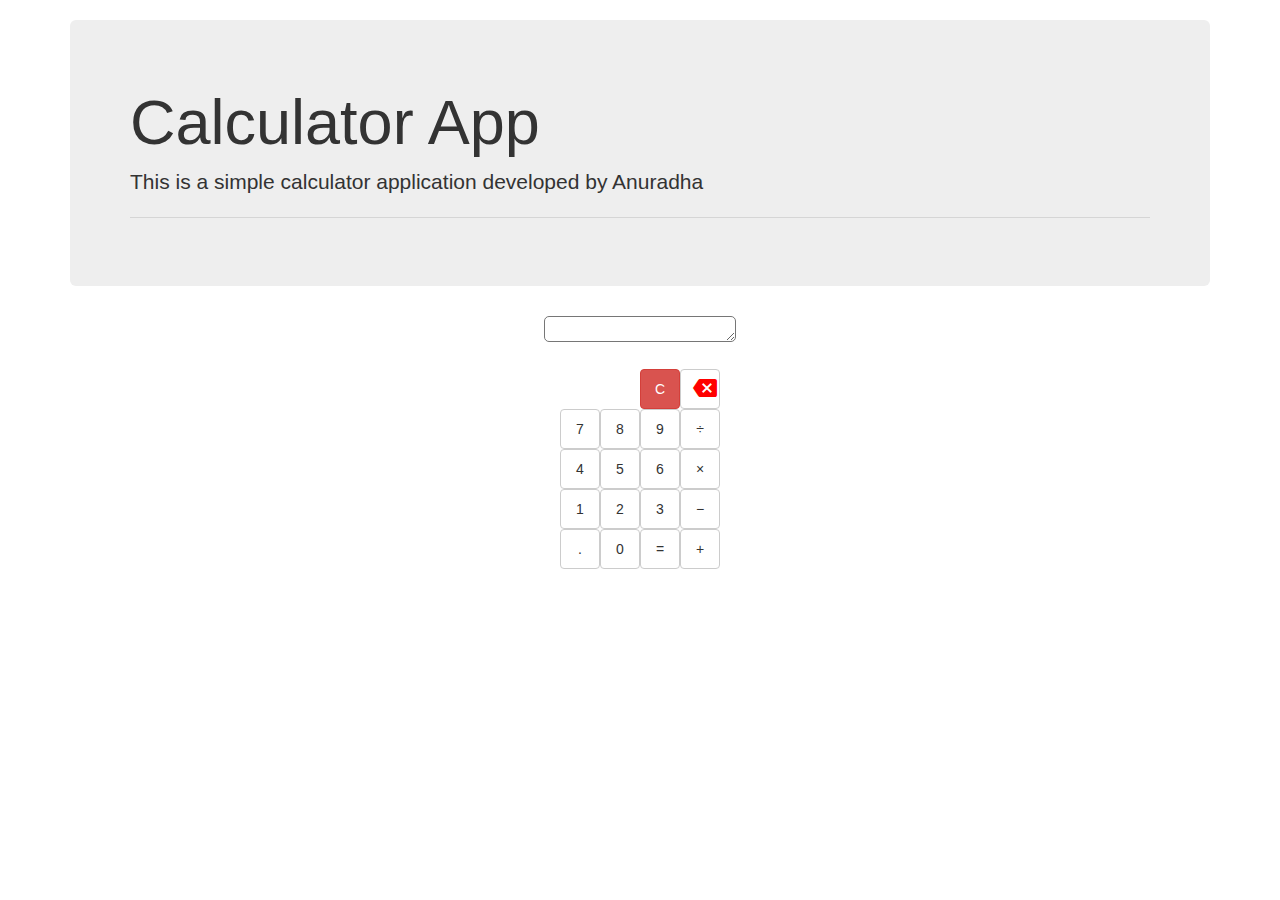
<file: Calculator/index.html>
<!DOCTYPE html>
<html>
<head>
	<title>Calculator</title>
	<link rel="stylesheet" href="https://maxcdn.bootstrapcdn.com/bootstrap/3.3.7/css/bootstrap.min.css">
	<link rel="stylesheet" type="text/css" href="style.css">
	<link href="https://fonts.googleapis.com/icon?family=Material+Icons" rel="stylesheet">  
	<script src="https://code.jquery.com/jquery-3.2.1.min.js"
  			integrity="sha256-hwg4gsxgFZhOsEEamdOYGBf13FyQuiTwlAQgxVSNgt4="
  			crossorigin="anonymous">
  	</script>
</head>
<body>
	<div class="container">
		<div class="jumbotron">
			<h1 class="display-3">Calculator App</h1>
			<p class="lead">This is a simple calculator application developed by Anuradha</p>
			<hr class="my-4">
		</div>


		<textarea id="resultArea" readonly rows="1" cols="21"></textarea>
		<div id="opac"></div>
		<table>
			<tr>
				<td></td>
				<td></td>
				<td><button id="clrTxt" class="btn btn-danger">C</button></td>
				<td><button id="del" class="btn btn-default"><i class="material-icons" style="color:red">backspace</i></button></td>
			</tr>

			<tr>
				<td><button id="num7" class="btn btn-default">7</button></td>
				<td><button id="num8" class="btn btn-default">8</button></td>
				<td><button id="num9" class="btn btn-default">9</button></td>
				<td><button id="op3" class="btn btn-default">&div;</button></td>
			</tr>

			<tr>
				<td><button id="num4" class="btn btn-default">4</button></td>
				<td><button id="num5" class="btn btn-default">5</button></td>
				<td><button id="num6" class="btn btn-default">6</button></td>
				<td><button id="op2" class="btn btn-default">&times;</button></td>
			</tr>

			<tr>
				<td><button id="num1" class="btn btn-default">1</button></td>
				<td><button id="num2" class="btn btn-default">2</button></td>
				<td><button id="num3" class="btn btn-default">3</button></td>
				<td><button id="op1" class="btn btn-default">&minus;</button></td>
			</tr>

			<tr>
				<td><button id="decp" class="btn btn-default">.</button></td>
				<td><button id="num0" class="btn btn-default">0</button></td>
				<td><button id="eq" class="btn btn-default">=</button></td>
				<td><button id="op0" class="btn btn-default">&plus;</button></td>
			</tr>
		</table>
	</div>
	<script type="text/javascript" src="App.js"></script>
</body>
</html>
</file>
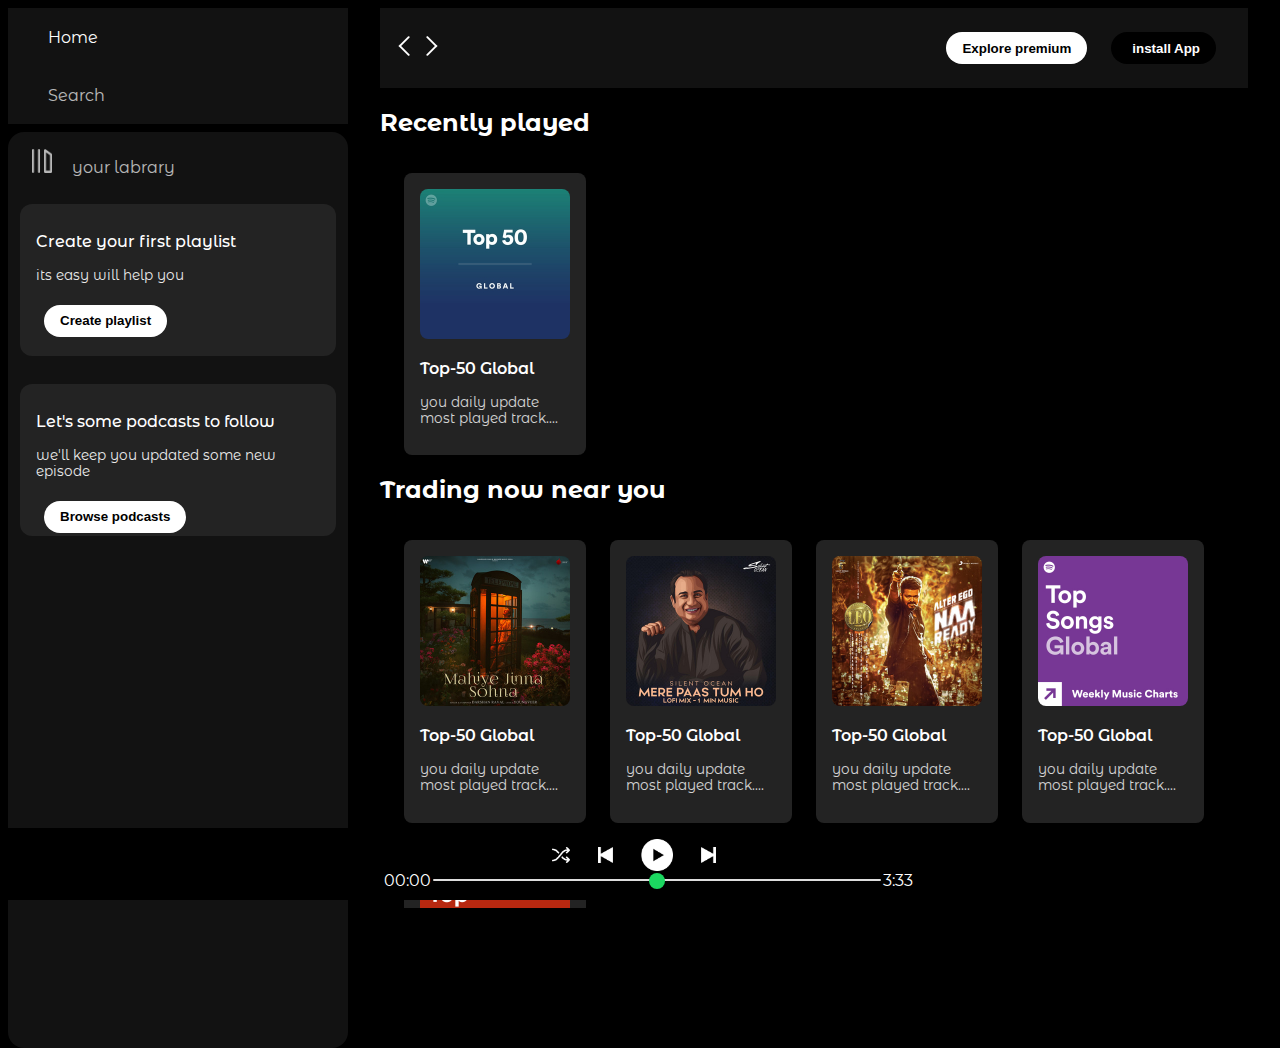
<file: spotifyclone.html>
<!DOCTYPE html>
<html lang="en">
<head>
    <meta charset="UTF-8">
    <meta name="viewport" content="width=device-width, initial-scale=1.0">
    <link rel="stylesheet" href="https://cdnjs.cloudflare.com/ajax/libs/font-awesome/6.4.2/css/all.min.css" integrity="sha512-z3gLpd7yknf1YoNbCzqRKc4qyor8gaKU1qmn+CShxbuBusANI9QpRohGBreCFkKxLhei6S9CQXFEbbKuqLg0DA==" crossorigin="anonymous" referrerpolicy="no-referrer" />
    <link rel="icon" href="logo.png">
    <title>spotify-web player:music for everyone</title>
    <link rel="stylesheet" href="spotifyclone.css">
    <link rel="preconnect" href="https://fonts.googleapis.com">
    <link rel="preconnect" href="https://fonts.gstatic.com" crossorigin>
    <link href="https://fonts.googleapis.com/css2?family=Montserrat+Alternates:wght@300;400;500;600;700&display=swap" rel="stylesheet">
 
</head>
<body>
    <div class="main">
        <div class="sidebar">
        <div class="nav">
            <div class="nav-option" style="opacity: 1;">
                <i class="fa-solid fa-house"></i>
                <a href="#">Home</a>
            </div>
            <div class="nav-option">
                <i class="fa-solid fa-magnifying-glass"></i>
                <a href="#">Search</a>
            </div>
        </div> 
         <div class="library">
            <div class="options">
                <div class="lib-option nav-option">
                   <img src="library_icon.png">
                    <a href="#">your labrary</a>
                </div>
                <div class="icons">
                    <i class="fa-solid fa-plus"></i>
                    <i class="fa-solid fa-arrow-right"></i>
                </div>
            </div>
             <div class=" lib-box">
                <div class="box">
                    <p class="box-p1">Create your first playlist </p>
                        <p class="box-p2">its easy will help you</p>
                        <button class="badge">Create playlist</button>
                </div>
                <div class="box">
                    <p class="box-p1">Let's some podcasts to follow</p>
                        <p class="box-p2">we'll keep you updated some new episode</p>
                        <button class="badge">Browse podcasts</button>
                </div>
            </div> 
        </div>
    </div>
        <div class="main-content">
            <div class="sticky-nav">
                <div class="sticky-nav-icons">
                <img src="backward_icon.png">
                <img src="forward_icon.png" class="hide">
            </div>
            <div class="sticky-nav-option">
                <button class="badge nav-item">Explore premium</button>
                <button class="badge nav-item dark-badge"><i class="fa fa-download" aria-hidden="true" style="margin-right:5px;"></i> install App</button>
                <i class="fa fa-user nav-item" aria-hidden="true"></i>
            </div>
            </div> 
                    <h2>Recently played</h2>
                    <div class="cards-container">
                        <div class="card">
                            <img src="card1img.jpeg" class="card-img">
                            <p class="card-title">Top-50 Global</p>
                            <p class="card-info">you daily update most played track....</p>
                        </div>
                    </div>
                

                <h2>Trading now near you</h2>
                    <div class="cards-container">
                        <div class="card">
                            <img src="card2img.jpeg" class="card-img">
                            <p class="card-title">Top-50 Global</p>
                            <p class="card-info">you daily update most played track....</p>
                        </div>
                        <div class="card">
                            <img src="card3img.jpeg" class="card-img">
                            <p class="card-title">Top-50 Global</p>
                            <p class="card-info">you daily update most played track....</p>
                        </div>
                        <div class="card">
                            <img src="card4img.jpeg" class="card-img">
                            <p class="card-title">Top-50 Global</p>
                            <p class="card-info">you daily update most played track....</p>
                        </div>
                        <div class="card">
                            <img src="card5img.jpeg" class="card-img">
                            <p class="card-title">Top-50 Global</p>
                            <p class="card-info">you daily update most played track....</p>
                        </div>

                    <div class="cards-container">
                        <div class="card">
                            <img src="card6img.jpeg" class="card-img">
                            <p class="card-title">Top-50 Global</p>
                            <p class="card-info">you daily update most played track....</p>
                        </div>
                        </div>
                        </div>
                    <h2>Feature Chart</h2>
                        <div class="cards-container">
                            <div class="card">
                                <img src="card1img.jpeg" class="card-img">
                                <p class="card-title">Top-song india</p>
                                <p class="card-info">you daily update most played track....</p>
                            </div>
                            <div class="card">
                                <img src="card2img.jpeg" class="card-img">
                                <p class="card-title">Top-50 Global</p>
                                <p class="card-info">you daily update most played track....</p>
                            </div>
                            <div class="card">
                                <img src="card3img.jpeg" class="card-img">
                                <p class="card-title">Top-50 Global</p>
                                <p class="card-info">you daily update most played track....</p>
                            </div>
                        </div>
                        <div class="footer">
                            <div class="line"></div>
                        </div>
                        </div>
                    
        <div class="music-player">
            <div class="album"></div>
            <div class="player">
                <div class="player-control">
                    <img src="player_icon1.png" class="player-control-icon">
                    <img src="player_icon2.png" class="player-control-icon">
                    <img src="player_icon3.png" class="player-control-icon" style="opacity: 1; height:2rem;">
                    <img src="player_icon4.png" class="player-control-icon">
                </div>
                <div class="playback-bar">
                    <span class="current-time">00:00</span>
                    <input type="range" min="0" max="100" class="progress-bar" step="1">
                    <span class="total-time">3:33</span>
                </div>
            </div>
            <div class="control"></div>
        </div>
    </div>
</body>
</html>
</file>
<file: Calculator/style.css>
table{
    margin-left:auto; 
    margin-right:auto;
}

textarea{
    display: block;
    margin-bottom: 8px;
    margin-left:auto; 
    margin-right:auto;
    border-radius: 5px;
 }

 button{
    height: 40px;
    width: 40px;
 }
 #opac{
    opacity: 0.25;
    /* margin-left: 32%; */
    /* margin-bottom: 3px; */
    height: 19px;
    width: 87px;
    margin: auto;
}
</file>
<file: spotifyclone.css>
body{
    font-family: 'Montserrat Alternates', sans-serif;
    margin: 0;
    background-color: black;
    color: white;
    overflow: hidden;
}
.main{
    display: flex;
    height: 100vh;
    padding: 0.5rem;
}
.sidebar{
   background-color:#000;
   width: 340px;
   border-radius: 1rem;  
   margin-right: 0.5rem; 
   /* 1rem=16px */
}
.main-content{
    background-color: black;
    flex:1; 
    border-radius: 1rem;
    overflow: auto;
    padding: 0 1.5rem 0 1.5rem ;
}
.music-player{
    background-color:black;
    position: fixed;
    bottom: 0px;
    width: 100%;
    height: 72px;
    
}
a{
    text-decoration: none;
    color: white;
}
.nav{
    background-color: #121212;
    display: flex;
    flex-direction: column;
    justify-content: center;
    height: 100px;
    padding: 0.5rem 0.75rem;
}
.nav-option{
    line-height:2.5rem;
    opacity: 0.7;
    padding:0.5rem 0.75rem;
}
.nav-option:hover{
    line-height:2.5rem;
    opacity: 0.7;
}
.nav-option i{
    font-size: 1.25rem;
}
.nav-option a{
    font-size: 1rem;
    margin-left: 1rem;
}
.library{
    background-color: #121212;
    border-radius: 1rem;
    height: 100%;
    margin-top: 0.5rem;
    padding:0.5rem 0.75rem;
}
.options{
    display: flex;
    justify-content:space-between ;
    align-items: center;
}
.lib-option img{
    height: 1.5rem;
    width: 1.25rem;
}
.icons{
    font-size: 1.2rem;
    opacity: 0.7;
    margin-right:1rem;
    display: flex;
}
.icons i{
    opacity: 0.7;
    margin-right:1rem;
}
.icons i:hover{
    opacity: 1;
}
.box{
    height: 8rem;
    background-color: #232323;
    border-radius: 0.75rem;
    margin: 0.5rem 0 1.75rem 0;
    padding: 0.75rem 1rem;
}
.box-p1{
    font-size: 1rem;
    font-weight: 500;
}
.box-p2{
    font-size: 0.85rem;
    opacity: 0.9;
}
.badge{
    background-color:#fff;
    border: none;
    border-radius: 100px;
    padding: 0.25rem 1rem;
    font-weight: 700;
    margin: 0.5rem;
    height:2rem ;
    width: fit-content;
}
.dark-badge{
    background-color:#000;
    color: white;
}
.sticky-nav{
    position: sticky;
    top: 0;
    background-color: #121212;
    display: flex;
    justify-content: space-between;
    align-items: center;
    padding: 1rem 0 1rem 0;
    z-index: 10;
}
.sticky-nav-icons{
    margin-left: 0.75rem;
}
.sticky-nav-option{
    display: flex;
    justify-content: center;
    align-items: center;
}
.nav-item{
    margin-right:1rem;
}
@media (max-width:100px){
    .hide{
        display: none;
    }   
}
.card{
    background-color: #232323;
    width: 150px;
    border-radius: 0.5rem;
    padding: 1rem;
    margin-left: 1.5rem;
    margin-top: 1rem;

}
.cards-container{
    display: flex;
    flex-wrap: wrap;
}
.card-img{
    width: 100%;
    border-radius: 0.5rem;
}
.card-title{
    font-weight: 600;
}
.card-info{
    font-size: 0.85rem;
    opacity: 0.8;
}
.footer{
    height: 300px;
    display: flex;
    align-items: center;
    justify-content: center;
}
.line{
    width: 90%;
    height: 50%;
    border-top: 1px solid white;
    opacity: 0.4;
}
.music-player{
    display: flex;
    justify-content: space-between;
    align-items: center;
}
.album{
    width: 25%;
    /* background-color: pink; */
}
.player{
    width: 50%;
}
.control{
    width: 25%;
    /* background-color: hotpink; */
}
.player-control{
    display: flex;
    justify-content: center;
    align-items: center;
}

.player-control-icon{
    height: 1rem;
    margin-right: 1.75rem;
    opacity: 0.7rem;
}
.player-control-icon:hover{
    opacity: 1;
}
.playback-bar{
    display: flex;
    justify-content: center;
    align-items: center;
}
.progress-bar{
    width: 70%;
    appearance: none;
    background-color: transparent;
    cursor: pointer;
}
.progress-bar::-webkit-slider-runnable-track{
    background-color: #ddd;
    border-radius: 100px;
    height: 0.15rem;
}
.progress-bar::-webkit-slider-thumb{
    appearance: none;
    height: 1rem;
    width: 1rem;
    background-color: #1bd760;
    border-radius: 50%;
    margin-top: -6px;
}
</file>
